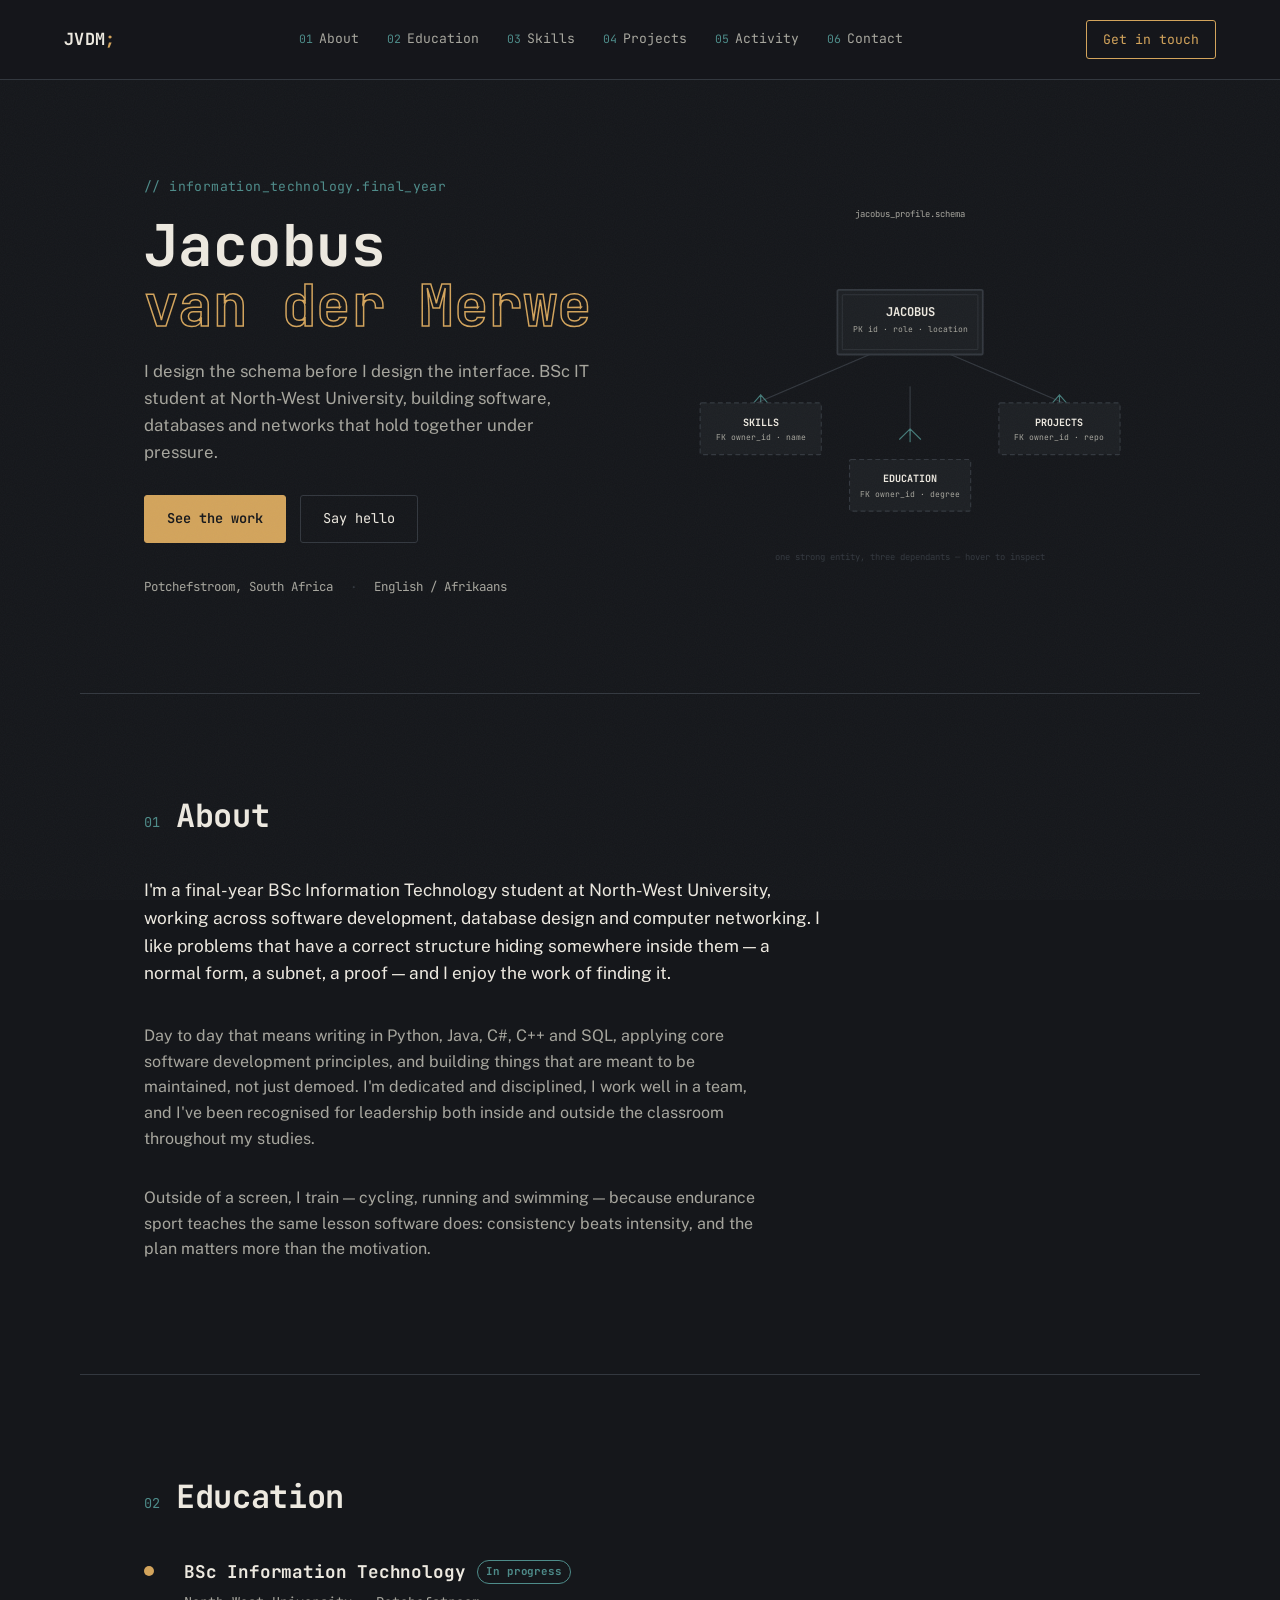
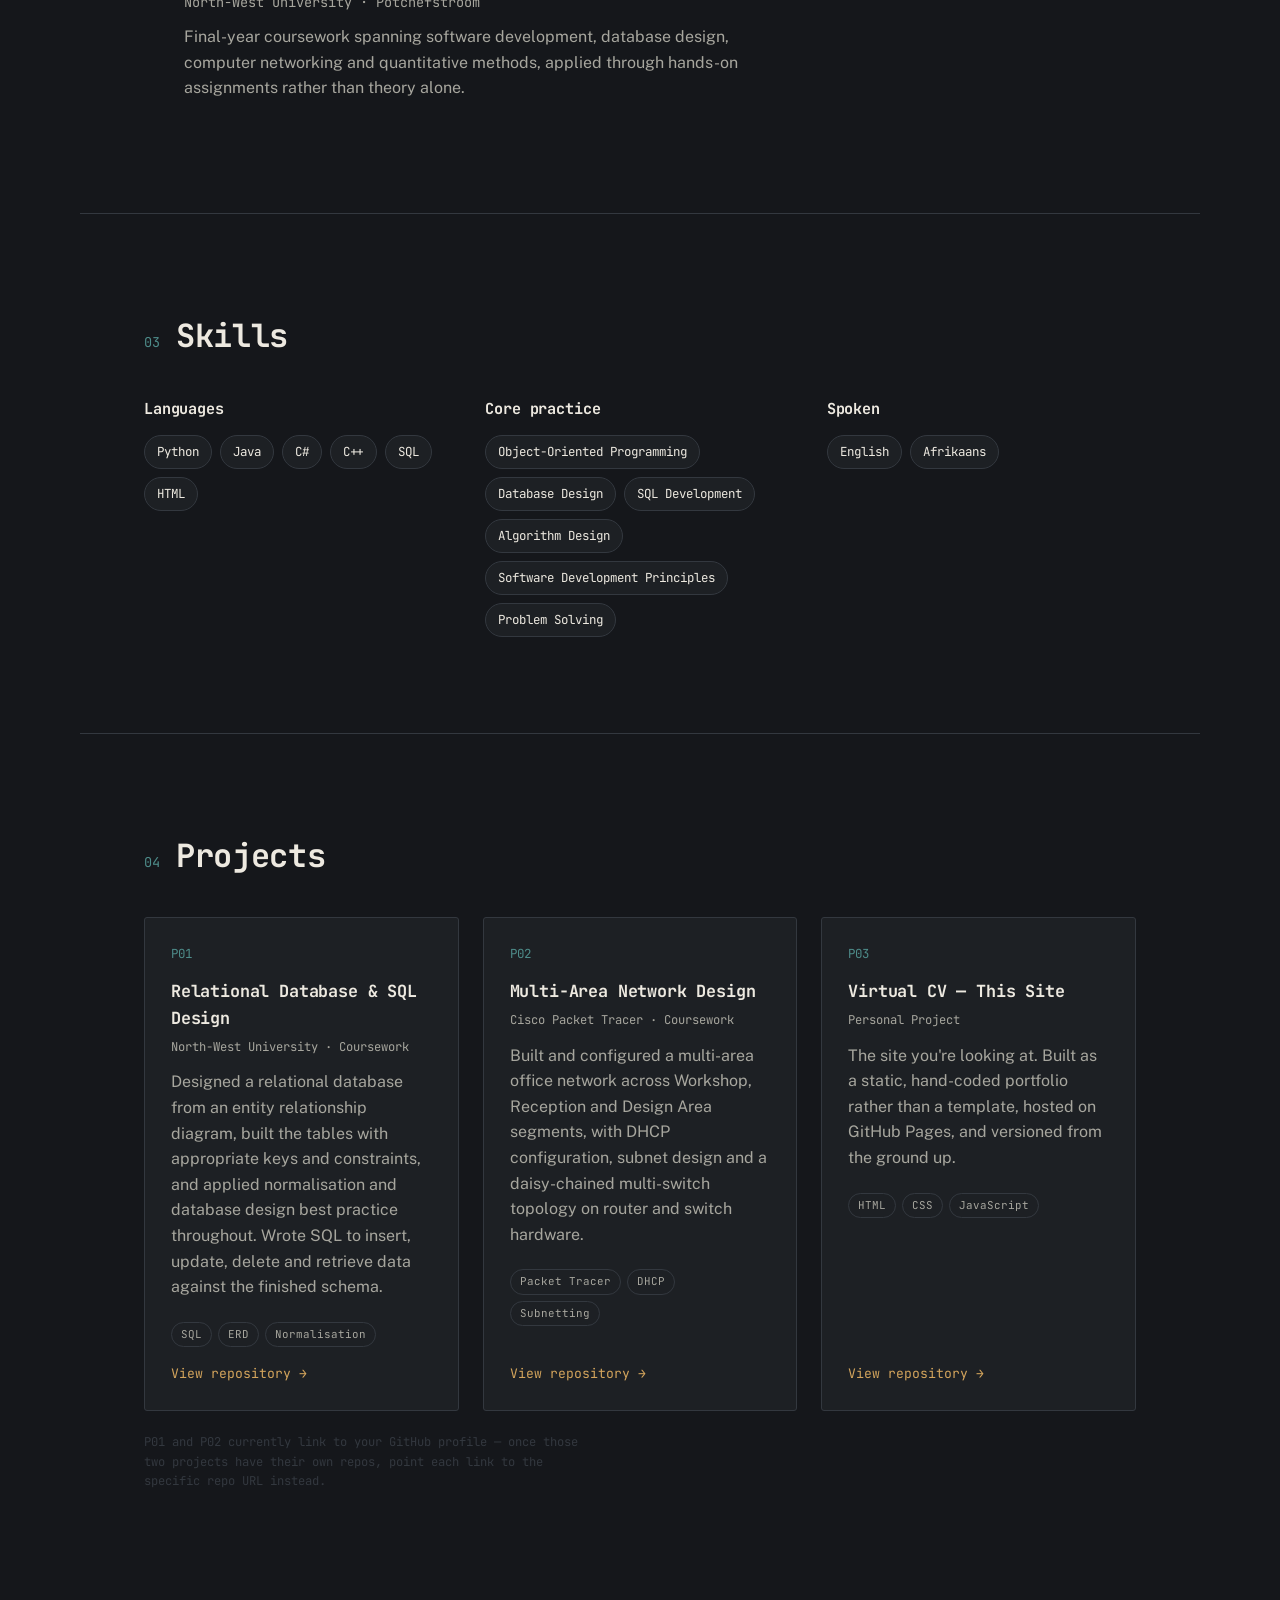
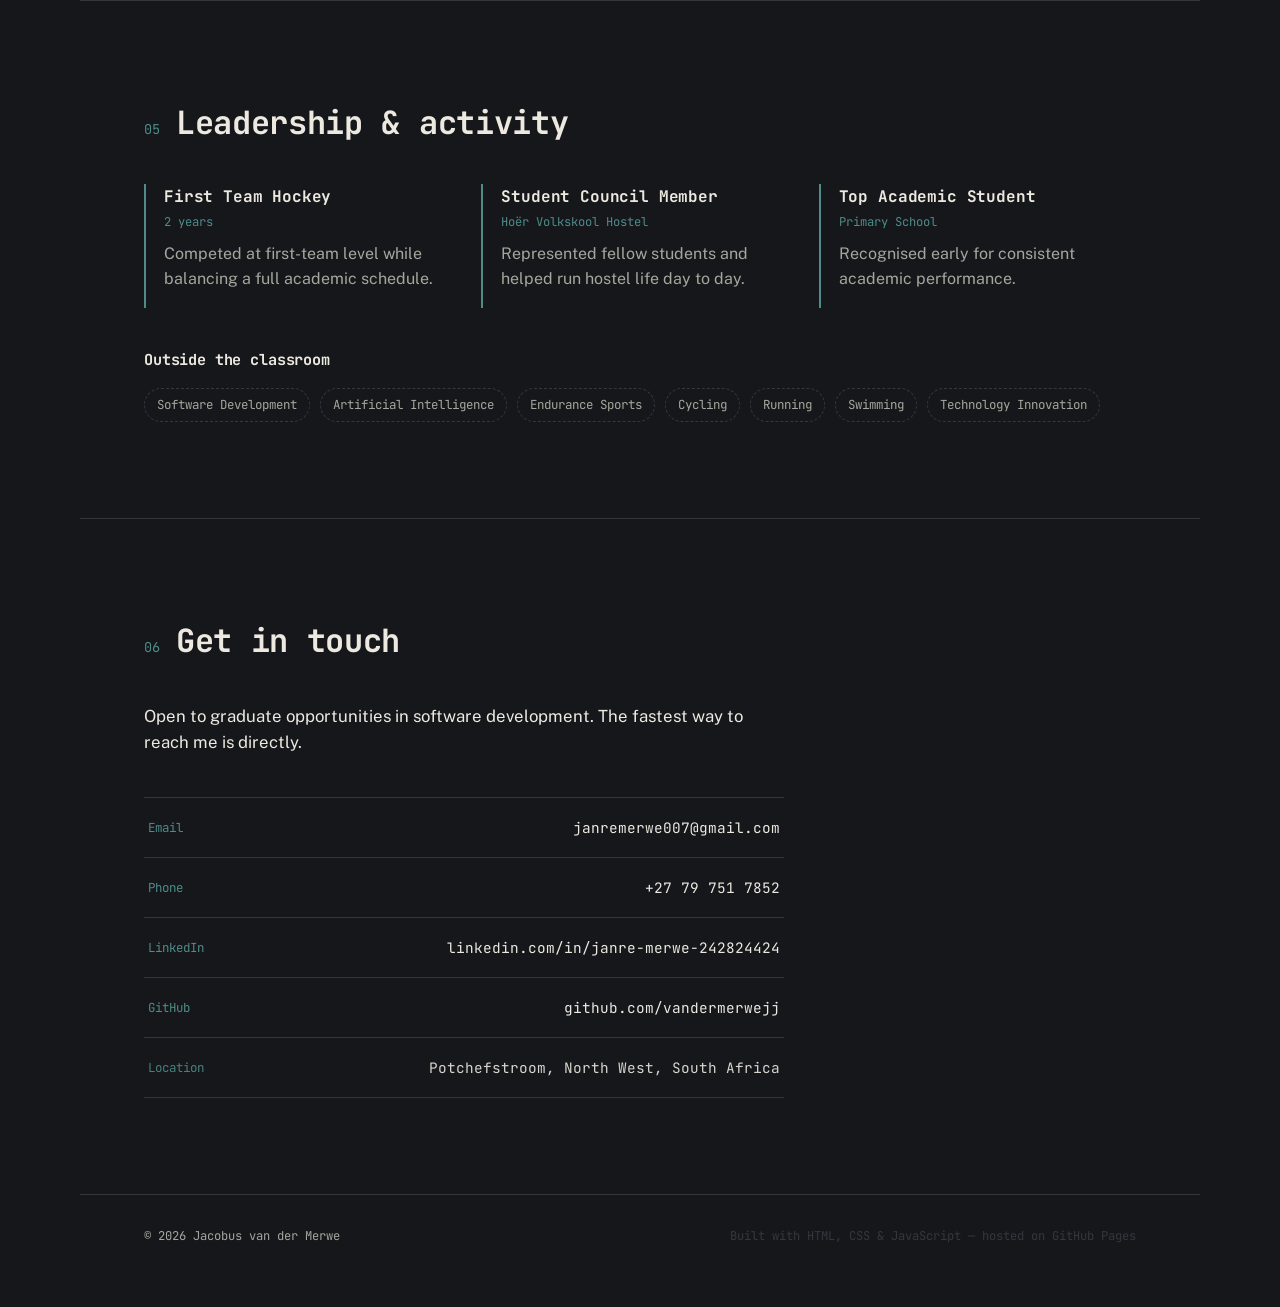
<file: index.html>
<!DOCTYPE html>
<html lang="en">
<head>
<meta charset="UTF-8">
<meta name="viewport" content="width=device-width, initial-scale=1.0">
<title>Jacobus van der Merwe — Information Technology</title>
<meta name="description" content="Portfolio of Jacobus van der Merwe, BSc Information Technology student at North-West University.">

<link rel="preconnect" href="https://fonts.googleapis.com">
<link rel="preconnect" href="https://fonts.gstatic.com" crossorigin>
<link href="https://fonts.googleapis.com/css2?family=JetBrains+Mono:wght@400;500;600;700;800&family=Public+Sans:wght@400;500;600;700&display=swap" rel="stylesheet">
<link rel="stylesheet" href="styles.css">
</head>
<body>

<div class="grain" aria-hidden="true"></div>

<header class="site-nav" id="top">
  <a class="nav-brand" href="#top">JVDM<span class="dot">;</span></a>
  <nav class="nav-links" id="nav-links">
    <a href="#about" data-key="01">About</a>
    <a href="#education" data-key="02">Education</a>
    <a href="#skills" data-key="03">Skills</a>
    <a href="#projects" data-key="04">Projects</a>
    <a href="#activity" data-key="05">Activity</a>
    <a href="#contact" data-key="06">Contact</a>
  </nav>
  <a class="nav-cv" href="#contact">Get in touch</a>
  <button class="nav-toggle" id="nav-toggle" aria-label="Toggle navigation" aria-expanded="false">
    <span></span><span></span><span></span>
  </button>
</header>

<main>

  <!-- HERO -->
  <section class="hero" id="hero">
    <div class="hero-text">
      <p class="eyebrow">// information_technology.final_year</p>
      <h1 class="hero-title">Jacobus<br><span class="outline">van der Merwe</span></h1>
      <p class="hero-sub">I design the schema before I design the interface. BSc IT student at North-West University, building software, databases and networks that hold together under pressure.</p>
      <div class="hero-actions">
        <a href="#projects" class="btn btn-primary">See the work</a>
        <a href="#contact" class="btn btn-ghost">Say hello</a>
      </div>
      <div class="hero-meta">
        <span>Potchefstroom, South Africa</span>
        <span class="sep">·</span>
        <span>English / Afrikaans</span>
      </div>
    </div>

    <div class="hero-diagram" role="img" aria-label="Entity relationship diagram describing Jacobus as the strong entity connected to Skills, Projects and Education">
      <svg viewBox="0 0 560 480" xmlns="http://www.w3.org/2000/svg" id="erd-svg">
        <!-- relationship lines drawn first, entities on top -->
        <g class="erd-lines" stroke-linecap="round">
          <path d="M 280 120 L 280 175" />
          <path d="M 230 200 L 90 260" />
          <path d="M 330 200 L 470 260" />
          <path d="M 280 240 L 280 300" />
        </g>

        <!-- crow's foot marks -->
        <g class="erd-crowsfeet" stroke-linecap="round">
          <path d="M 95 250 L 82 265 M 95 250 L 108 265 M 95 250 L 95 268"/>
          <path d="M 465 250 L 452 265 M 465 250 L 478 265 M 465 250 L 465 268"/>
          <path d="M 280 292 L 267 305 M 280 292 L 293 305 M 280 292 L 280 308"/>
        </g>

        <!-- JACOBUS : strong entity -->
        <g class="entity entity-strong" data-entity="core">
          <rect x="190" y="120" width="180" height="80" rx="2"/>
          <rect x="196" y="126" width="168" height="68" rx="1" class="entity-inner"/>
          <text x="280" y="152" class="entity-title">JACOBUS</text>
          <text x="280" y="172" class="entity-sub">PK id · role · location</text>
        </g>

        <!-- SKILLS : weak entity -->
        <g class="entity entity-weak" data-entity="skills">
          <rect x="20" y="260" width="150" height="64" rx="2" stroke-dasharray="6 4"/>
          <text x="95" y="288" class="entity-title small">SKILLS</text>
          <text x="95" y="306" class="entity-sub">FK owner_id · name</text>
        </g>

        <!-- PROJECTS : weak entity -->
        <g class="entity entity-weak" data-entity="projects">
          <rect x="390" y="260" width="150" height="64" rx="2" stroke-dasharray="6 4"/>
          <text x="465" y="288" class="entity-title small">PROJECTS</text>
          <text x="465" y="306" class="entity-sub">FK owner_id · repo</text>
        </g>

        <!-- EDUCATION : weak entity -->
        <g class="entity entity-weak" data-entity="education">
          <rect x="205" y="330" width="150" height="64" rx="2" stroke-dasharray="6 4"/>
          <text x="280" y="358" class="entity-title small">EDUCATION</text>
          <text x="280" y="376" class="entity-sub">FK owner_id · degree</text>
        </g>

        <text x="280" y="30" class="erd-caption">jacobus_profile.schema</text>
        <text x="280" y="454" class="erd-caption dim">one strong entity, three dependants — hover to inspect</text>
      </svg>
    </div>
  </section>

  <!-- ABOUT -->
  <section class="section" id="about">
    <div class="section-head">
      <span class="section-key">01</span>
      <h2>About</h2>
    </div>
    <div class="about-grid">
      <p class="about-lead">
        I'm a final-year BSc Information Technology student at North-West University, working across
        software development, database design and computer networking. I like problems that have a
        correct structure hiding somewhere inside them — a normal form, a subnet, a proof — and I enjoy
        the work of finding it.
      </p>
      <p>
        Day to day that means writing in Python, Java, C#, C++ and SQL, applying core software
        development principles, and building things that are meant to be maintained, not just demoed.
        I'm dedicated and disciplined, I work well in a team, and I've been recognised for leadership
        both inside and outside the classroom throughout my studies.
      </p>
      <p>
        Outside of a screen, I train — cycling, running and swimming — because endurance sport teaches
        the same lesson software does: consistency beats intensity, and the plan matters more than the
        motivation.
      </p>
    </div>
  </section>

  <!-- EDUCATION -->
  <section class="section" id="education">
    <div class="section-head">
      <span class="section-key">02</span>
      <h2>Education</h2>
    </div>
    <div class="timeline">
      <div class="timeline-item">
        <div class="timeline-marker"></div>
        <div class="timeline-content">
          <h3>BSc Information Technology <span class="tag">In progress</span></h3>
          <p class="timeline-org">North-West University · Potchefstroom</p>
          <p>Final-year coursework spanning software development, database design, computer networking
             and quantitative methods, applied through hands-on assignments rather than theory alone.</p>
        </div>
      </div>
    </div>
  </section>

  <!-- SKILLS -->
  <section class="section" id="skills">
    <div class="section-head">
      <span class="section-key">03</span>
      <h2>Skills</h2>
    </div>
    <div class="skills-grid">
      <div class="skill-group">
        <h3>Languages</h3>
        <ul class="pill-list">
          <li>Python</li><li>Java</li><li>C#</li><li>C++</li><li>SQL</li><li>HTML</li>
        </ul>
      </div>
      <div class="skill-group">
        <h3>Core practice</h3>
        <ul class="pill-list">
          <li>Object-Oriented Programming</li>
          <li>Database Design</li>
          <li>SQL Development</li>
          <li>Algorithm Design</li>
          <li>Software Development Principles</li>
          <li>Problem Solving</li>
        </ul>
      </div>
      <div class="skill-group">
        <h3>Spoken</h3>
        <ul class="pill-list">
          <li>English</li><li>Afrikaans</li>
        </ul>
      </div>
    </div>
  </section>

  <!-- PROJECTS -->
  <section class="section" id="projects">
    <div class="section-head">
      <span class="section-key">04</span>
      <h2>Projects</h2>
    </div>
    <div class="project-grid">

      <article class="project-card">
        <div class="project-index">P01</div>
        <h3>Relational Database &amp; SQL Design</h3>
        <p class="project-org">North-West University · Coursework</p>
        <p>Designed a relational database from an entity relationship diagram, built the tables with
           appropriate keys and constraints, and applied normalisation and database design best
           practice throughout. Wrote SQL to insert, update, delete and retrieve data against the
           finished schema.</p>
        <ul class="project-stack">
          <li>SQL</li><li>ERD</li><li>Normalisation</li>
        </ul>
        <a class="project-link" href="https://github.com/vandermerwejj" target="_blank" rel="noopener">View repository →</a>
      </article>

      <article class="project-card">
        <div class="project-index">P02</div>
        <h3>Multi-Area Network Design</h3>
        <p class="project-org">Cisco Packet Tracer · Coursework</p>
        <p>Built and configured a multi-area office network across Workshop, Reception and Design
           Area segments, with DHCP configuration, subnet design and a daisy-chained multi-switch
           topology on router and switch hardware.</p>
        <ul class="project-stack">
          <li>Packet Tracer</li><li>DHCP</li><li>Subnetting</li>
        </ul>
        <a class="project-link" href="https://github.com/vandermerwejj" target="_blank" rel="noopener">View repository →</a>
      </article>

      <article class="project-card">
        <div class="project-index">P03</div>
        <h3>Virtual CV — This Site</h3>
        <p class="project-org">Personal Project</p>
        <p>The site you're looking at. Built as a static, hand-coded portfolio rather than a
           template, hosted on GitHub Pages, and versioned from the ground up.</p>
        <ul class="project-stack">
          <li>HTML</li><li>CSS</li><li>JavaScript</li>
        </ul>
        <a class="project-link" href="https://github.com/vandermerwejj/vandermerwejj.github.io" target="_blank" rel="noopener">View repository →</a>
      </article>

    </div>
    <p class="project-note">P01 and P02 currently link to your GitHub profile — once those two projects have their own repos, point each link to the specific repo URL instead.</p>
  </section>

  <!-- ACTIVITY / LEADERSHIP -->
  <section class="section" id="activity">
    <div class="section-head">
      <span class="section-key">05</span>
      <h2>Leadership &amp; activity</h2>
    </div>
    <div class="activity-grid">
      <div class="activity-card">
        <h3>First Team Hockey</h3>
        <p class="activity-meta">2 years</p>
        <p>Competed at first-team level while balancing a full academic schedule.</p>
      </div>
      <div class="activity-card">
        <h3>Student Council Member</h3>
        <p class="activity-meta">Hoër Volkskool Hostel</p>
        <p>Represented fellow students and helped run hostel life day to day.</p>
      </div>
      <div class="activity-card">
        <h3>Top Academic Student</h3>
        <p class="activity-meta">Primary School</p>
        <p>Recognised early for consistent academic performance.</p>
      </div>
    </div>

    <h3 class="interests-title">Outside the classroom</h3>
    <ul class="interest-tags">
      <li>Software Development</li>
      <li>Artificial Intelligence</li>
      <li>Endurance Sports</li>
      <li>Cycling</li>
      <li>Running</li>
      <li>Swimming</li>
      <li>Technology Innovation</li>
    </ul>
  </section>

  <!-- CONTACT -->
  <section class="section section-contact" id="contact">
    <div class="section-head">
      <span class="section-key">06</span>
      <h2>Get in touch</h2>
    </div>
    <div class="contact-grid">
      <p class="contact-lead">Open to graduate opportunities in software development. The fastest way to reach me is directly.</p>
      <div class="contact-list">
        <a class="contact-row" href="mailto:janremerwe007@gmail.com">
          <span class="contact-label">Email</span>
          <span class="contact-value">janremerwe007@gmail.com</span>
        </a>
        <a class="contact-row" href="tel:+27797517852">
          <span class="contact-label">Phone</span>
          <span class="contact-value">+27 79 751 7852</span>
        </a>
        <a class="contact-row" href="https://www.linkedin.com/in/janre-merwe-242824424" target="_blank" rel="noopener">
          <span class="contact-label">LinkedIn</span>
          <span class="contact-value">linkedin.com/in/janre-merwe-242824424</span>
        </a>
        <a class="contact-row" href="https://github.com/vandermerwejj" target="_blank" rel="noopener">
          <span class="contact-label">GitHub</span>
          <span class="contact-value">github.com/vandermerwejj</span>
        </a>
        <div class="contact-row contact-row-static">
          <span class="contact-label">Location</span>
          <span class="contact-value">Potchefstroom, North West, South Africa</span>
        </div>
      </div>
    </div>
  </section>

</main>

<footer class="site-footer">
  <span>© <span id="year"></span> Jacobus van der Merwe</span>
  <span class="footer-dim">Built with HTML, CSS &amp; JavaScript — hosted on GitHub Pages</span>
</footer>

<script src="script.js"></script>
</body>
</html>
</file>
<file: styles.css>
/* ============ Tokens ============ */
:root{
  --ink: #15171B;
  --surface: #1D2024;
  --surface-2: #23272C;
  --line: #33383F;
  --paper: #EDE9E0;
  --paper-dim: #A7A69E;
  --gold: #D3A45C;
  --teal: #4E8C8A;
  --radius: 3px;
  --font-mono: 'JetBrains Mono', monospace;
  --font-body: 'Public Sans', system-ui, sans-serif;
  --max-w: 1120px;
}

@media (prefers-reduced-motion: reduce){
  *, *::before, *::after{ animation-duration: 0.001ms !important; animation-iteration-count: 1 !important; transition-duration: 0.001ms !important; scroll-behavior: auto !important; }
}

*{ box-sizing: border-box; }
html{ scroll-behavior: smooth; }

body{
  margin: 0;
  background: var(--ink);
  color: var(--paper);
  font-family: var(--font-body);
  line-height: 1.6;
  -webkit-font-smoothing: antialiased;
}

.grain{
  position: fixed; inset: 0; pointer-events: none; z-index: 1; opacity: 0.035;
  background-image: url("data:image/svg+xml,%3Csvg xmlns='http://www.w3.org/2000/svg' width='120' height='120'%3E%3Cfilter id='n'%3E%3CfeTurbulence type='fractalNoise' baseFrequency='0.9' numOctaves='2' stitchTiles='stitch'/%3E%3C/filter%3E%3Crect width='100%25' height='100%25' filter='url(%23n)'/%3E%3C/svg%3E");
}

a{ color: inherit; text-decoration: none; }
ul{ list-style: none; margin: 0; padding: 0; }
h1,h2,h3{ font-family: var(--font-mono); margin: 0; letter-spacing: -0.01em; }
p{ margin: 0 0 1em; color: var(--paper-dim); max-width: 62ch; }
:focus-visible{ outline: 2px solid var(--gold); outline-offset: 3px; }

/* ============ Nav ============ */
.site-nav{
  position: sticky; top: 0; z-index: 50;
  display: flex; align-items: center; justify-content: space-between;
  padding: 20px clamp(20px, 6vw, 64px);
  background: rgba(21,23,27,0.86);
  backdrop-filter: blur(10px);
  border-bottom: 1px solid var(--line);
}
.nav-brand{ font-family: var(--font-mono); font-weight: 700; font-size: 1.05rem; letter-spacing: 0.02em; }
.nav-brand .dot{ color: var(--gold); }
.nav-links{ display: flex; gap: 28px; }
.nav-links a{
  font-family: var(--font-mono); font-size: 0.82rem; color: var(--paper-dim);
  position: relative; padding-bottom: 3px; transition: color 0.2s ease;
}
.nav-links a::before{
  content: attr(data-key); color: var(--teal); margin-right: 6px; font-size: 0.72rem;
}
.nav-links a:hover, .nav-links a:focus-visible{ color: var(--paper); }
.nav-cv{
  font-family: var(--font-mono); font-size: 0.82rem; border: 1px solid var(--gold); color: var(--gold);
  padding: 8px 16px; border-radius: var(--radius); transition: background 0.2s ease, color 0.2s ease;
}
.nav-cv:hover{ background: var(--gold); color: var(--ink); }
.nav-toggle{ display: none; flex-direction: column; gap: 5px; background: none; border: none; cursor: pointer; padding: 8px; }
.nav-toggle span{ width: 22px; height: 2px; background: var(--paper); display: block; }

/* ============ Hero ============ */
.hero{
  max-width: var(--max-w); margin: 0 auto;
  padding: clamp(48px, 8vw, 96px) clamp(20px, 6vw, 64px) clamp(64px, 8vw, 96px);
  display: grid; grid-template-columns: 1.05fr 0.95fr; gap: 40px; align-items: center;
}
.eyebrow{
  font-family: var(--font-mono); color: var(--teal); font-size: 0.82rem; letter-spacing: 0.03em;
  margin-bottom: 18px;
}
.hero-title{
  font-size: clamp(2.4rem, 6vw, 3.6rem); font-weight: 700; line-height: 1.05; color: var(--paper);
}
.hero-title .outline{
  color: transparent; -webkit-text-stroke: 1.5px var(--gold); text-stroke: 1.5px var(--gold);
}
.hero-sub{ margin-top: 22px; font-size: 1.05rem; color: var(--paper-dim); max-width: 46ch; }
.hero-actions{ display: flex; gap: 14px; margin-top: 30px; flex-wrap: wrap; }
.btn{
  font-family: var(--font-mono); font-size: 0.85rem; padding: 12px 22px; border-radius: var(--radius);
  border: 1px solid var(--line); transition: all 0.2s ease; display: inline-block;
}
.btn-primary{ background: var(--gold); border-color: var(--gold); color: var(--ink); font-weight: 600; }
.btn-primary:hover{ background: transparent; color: var(--gold); }
.btn-ghost{ color: var(--paper); }
.btn-ghost:hover{ border-color: var(--paper); }
.hero-meta{
  margin-top: 34px; font-family: var(--font-mono); font-size: 0.78rem; color: var(--paper-dim);
}
.hero-meta .sep{ margin: 0 10px; color: var(--line); }

/* ============ ERD diagram (signature element) ============ */
.hero-diagram{ display: flex; justify-content: center; }
#erd-svg{ width: 100%; max-width: 460px; height: auto; }
.erd-lines path{ stroke: var(--line); stroke-width: 1.5; fill: none; }
.erd-crowsfeet path{ stroke: var(--teal); stroke-width: 1.4; fill: none; opacity: 0.85; }
.erd-caption{
  font-family: var(--font-mono); font-size: 11px; fill: var(--paper-dim); text-anchor: middle;
}
.erd-caption.dim{ fill: var(--line); }

.entity rect{ fill: var(--surface); stroke: var(--line); stroke-width: 1.4; }
.entity-inner{ fill: none !important; stroke: var(--line) !important; stroke-width: 1 !important; }
.entity-title{
  font-family: var(--font-mono); font-size: 15px; font-weight: 700; fill: var(--paper); text-anchor: middle;
}
.entity-title.small{ font-size: 12.5px; }
.entity-sub{
  font-family: var(--font-mono); font-size: 10px; fill: var(--paper-dim); text-anchor: middle;
}
.entity-strong rect:first-child{ stroke-width: 2.2; }
.entity{ cursor: default; transition: transform 0.25s ease; transform-origin: center; }
.entity:hover{ transform: translateY(-3px); }
.entity:hover rect:first-child{ stroke: var(--gold); }
.entity-strong:hover rect:first-child{ stroke: var(--gold); }
.entity-weak rect:hover, .entity-weak:hover rect{ stroke: var(--teal); }

/* fade-in path draw on load */
.erd-lines path, .erd-crowsfeet path{
  stroke-dasharray: 260; stroke-dashoffset: 260;
  animation: draw 1.1s ease forwards;
}
.erd-lines path:nth-child(2){ animation-delay: 0.1s; }
.erd-lines path:nth-child(3){ animation-delay: 0.2s; }
.erd-lines path:nth-child(4){ animation-delay: 0.3s; }
@keyframes draw{ to{ stroke-dashoffset: 0; } }

/* ============ Sections ============ */
.section{
  max-width: var(--max-w); margin: 0 auto; padding: clamp(56px, 8vw, 96px) clamp(20px, 6vw, 64px);
  border-top: 1px solid var(--line);
}
.section-head{ display: flex; align-items: baseline; gap: 16px; margin-bottom: 36px; }
.section-key{ font-family: var(--font-mono); color: var(--teal); font-size: 0.85rem; }
.section h2{ font-size: clamp(1.5rem, 3vw, 2rem); color: var(--paper); }

.reveal{ opacity: 0; transform: translateY(16px); transition: opacity 0.6s ease, transform 0.6s ease; }
.reveal.is-visible{ opacity: 1; transform: none; }

/* About */
.about-grid{ display: grid; gap: 18px; max-width: 74ch; }
.about-lead{ color: var(--paper); font-size: 1.08rem; }

/* Timeline */
.timeline-item{ display: grid; grid-template-columns: 20px 1fr; gap: 20px; }
.timeline-marker{ width: 10px; height: 10px; border-radius: 50%; background: var(--gold); margin-top: 8px; }
.timeline-content h3{ color: var(--paper); font-size: 1.1rem; display: flex; align-items: center; gap: 12px; flex-wrap: wrap; }
.tag{
  font-family: var(--font-mono); font-size: 0.68rem; color: var(--teal); border: 1px solid var(--teal);
  padding: 2px 8px; border-radius: 20px;
}
.timeline-org{ font-family: var(--font-mono); font-size: 0.85rem; color: var(--paper-dim); margin: 6px 0 10px; }

/* Skills */
.skills-grid{ display: grid; grid-template-columns: repeat(3, 1fr); gap: 32px; }
.skill-group h3{ color: var(--paper); font-size: 0.95rem; margin-bottom: 14px; }
.pill-list{ display: flex; flex-wrap: wrap; gap: 8px; }
.pill-list li{
  font-family: var(--font-mono); font-size: 0.78rem; color: var(--paper);
  background: var(--surface); border: 1px solid var(--line); padding: 6px 12px; border-radius: 20px;
}

/* Projects */
.project-grid{ display: grid; grid-template-columns: repeat(3, 1fr); gap: 24px; }
.project-card{
  background: var(--surface); border: 1px solid var(--line); border-radius: var(--radius);
  padding: 26px; display: flex; flex-direction: column; transition: border-color 0.2s ease, transform 0.2s ease;
}
.project-card:hover{ border-color: var(--gold); transform: translateY(-4px); }
.project-index{ font-family: var(--font-mono); color: var(--teal); font-size: 0.78rem; margin-bottom: 14px; }
.project-card h3{ color: var(--paper); font-size: 1.05rem; margin-bottom: 6px; }
.project-org{ font-family: var(--font-mono); font-size: 0.76rem; color: var(--paper-dim); margin-bottom: 12px; }
.project-stack{ display: flex; flex-wrap: wrap; gap: 6px; margin: 6px 0 16px; }
.project-stack li{
  font-family: var(--font-mono); font-size: 0.68rem; color: var(--paper-dim);
  border: 1px solid var(--line); padding: 3px 9px; border-radius: 20px;
}
.project-link{ font-family: var(--font-mono); font-size: 0.82rem; color: var(--gold); margin-top: auto; }
.project-link:hover{ text-decoration: underline; }
.project-note{ margin-top: 22px; font-family: var(--font-mono); font-size: 0.76rem; color: var(--line); }

/* Activity */
.activity-grid{ display: grid; grid-template-columns: repeat(3, 1fr); gap: 20px; margin-bottom: 40px; }
.activity-card{ border-left: 2px solid var(--teal); padding-left: 18px; }
.activity-card h3{ color: var(--paper); font-size: 1rem; }
.activity-meta{ font-family: var(--font-mono); font-size: 0.76rem; color: var(--teal); margin: 4px 0 8px; }
.interests-title{ font-size: 0.95rem; color: var(--paper); margin-bottom: 16px; }
.interest-tags{ display: flex; flex-wrap: wrap; gap: 10px; }
.interest-tags li{
  font-family: var(--font-mono); font-size: 0.78rem; color: var(--paper-dim);
  border: 1px dashed var(--line); padding: 6px 12px; border-radius: 20px;
}

/* Contact */
.contact-grid{ display: grid; gap: 24px; max-width: 640px; }
.contact-lead{ color: var(--paper); font-size: 1.05rem; }
.contact-list{ display: grid; gap: 0; border-top: 1px solid var(--line); }
.contact-row{
  display: flex; justify-content: space-between; align-items: center;
  padding: 18px 4px; border-bottom: 1px solid var(--line); transition: padding-left 0.2s ease, color 0.2s ease;
}
a.contact-row:hover{ padding-left: 10px; color: var(--gold); }
.contact-label{ font-family: var(--font-mono); font-size: 0.78rem; color: var(--teal); }
.contact-value{ font-family: var(--font-mono); font-size: 0.9rem; }
.contact-row-static{ opacity: 0.9; }

/* Footer */
.site-footer{
  display: flex; justify-content: space-between; flex-wrap: wrap; gap: 8px;
  max-width: var(--max-w); margin: 0 auto; padding: 32px clamp(20px, 6vw, 64px) 60px;
  font-family: var(--font-mono); font-size: 0.76rem; color: var(--paper-dim); border-top: 1px solid var(--line);
}
.footer-dim{ color: var(--line); }

/* ============ Responsive ============ */
@media (max-width: 860px){
  .nav-links{
    position: fixed; top: 68px; left: 0; right: 0; background: var(--ink);
    flex-direction: column; padding: 20px; border-bottom: 1px solid var(--line);
    transform: translateY(-8px); opacity: 0; pointer-events: none; transition: all 0.2s ease;
  }
  .nav-links.open{ transform: translateY(0); opacity: 1; pointer-events: auto; }
  .nav-cv{ display: none; }
  .nav-toggle{ display: flex; }
  .hero{ grid-template-columns: 1fr; }
  .hero-diagram{ order: -1; }
  .skills-grid, .project-grid, .activity-grid{ grid-template-columns: 1fr; }
}

@media (max-width: 480px){
  .hero-actions{ flex-direction: column; align-items: flex-start; }
  .contact-row{ flex-direction: column; align-items: flex-start; gap: 4px; }
}
</file>
